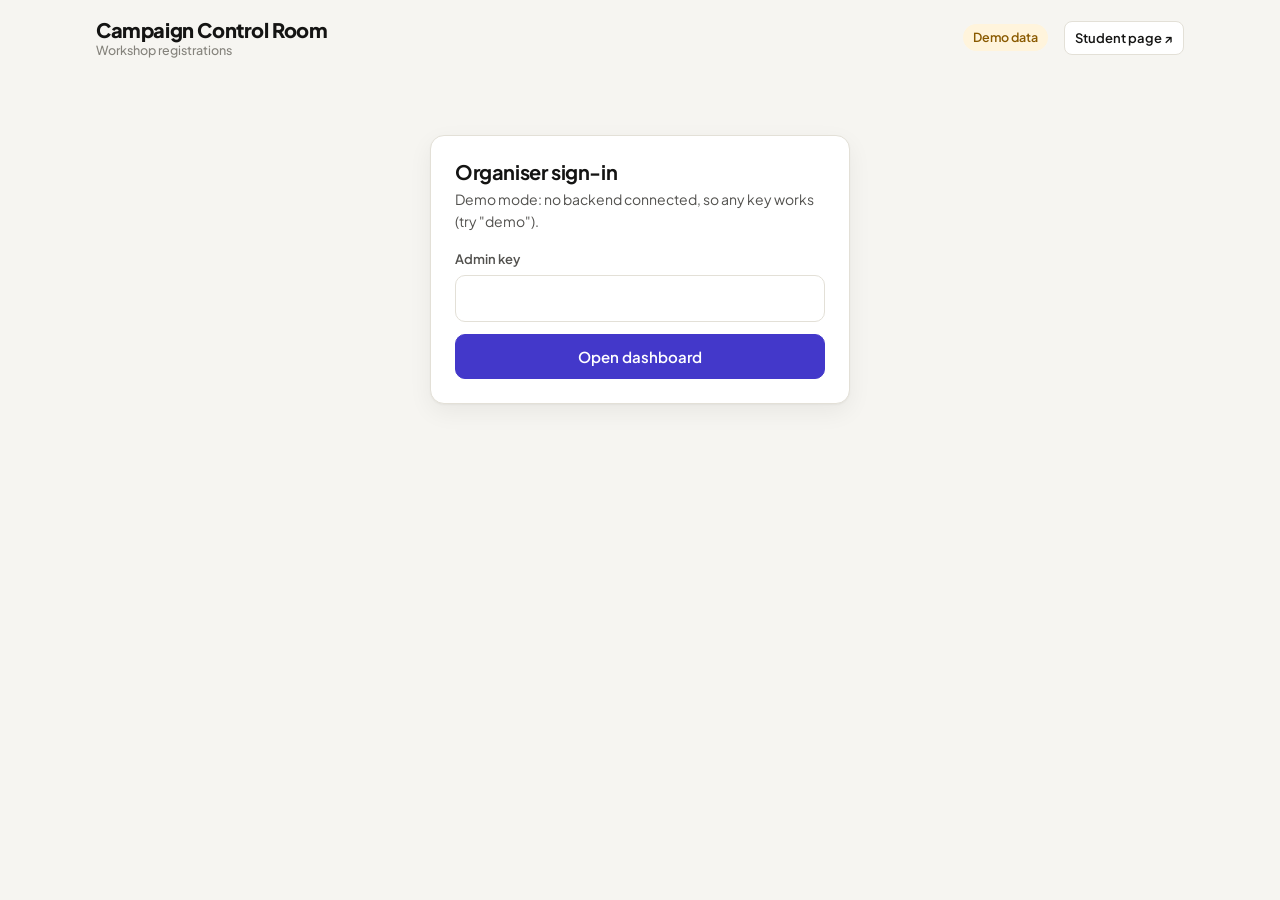
<file: admin.html>
<!doctype html>
<html lang="en">
<head>
<meta charset="utf-8">
<meta name="viewport" content="width=device-width, initial-scale=1, viewport-fit=cover">
<title>Campaign Control Room</title>
<meta name="robots" content="noindex">
<link rel="preconnect" href="https://fonts.googleapis.com">
<link rel="preconnect" href="https://fonts.gstatic.com" crossorigin>
<link href="https://fonts.googleapis.com/css2?family=Plus+Jakarta+Sans:wght@400;500;600;700;800&family=JetBrains+Mono:wght@500;700&display=swap" rel="stylesheet">
<link rel="stylesheet" href="styles.css">
<style>
  .top { display: flex; align-items: center; justify-content: space-between; gap: 12px; flex-wrap: wrap; padding-top: 18px; padding-bottom: 18px; }
  .top h1 { font-size: 20px; font-weight: 800; }
  .top h1 small { display: block; font-size: 12.5px; font-weight: 500; color: var(--ink-3); letter-spacing: 0; margin-top: 2px; }
  .actions { display: flex; gap: 8px; flex-wrap: wrap; align-items: center; }

  .gate { max-width: 420px; margin: 60px auto; padding: 24px; }
  .gate h2 { font-size: 20px; margin-bottom: 6px; }
  .gate form { display: grid; gap: 12px; margin-top: 16px; }

  .grid { display: grid; gap: 16px; padding-bottom: 48px; }
  .kpis { display: grid; gap: 12px; grid-template-columns: repeat(2, minmax(0, 1fr)); }
  @media (min-width: 760px) { .kpis { grid-template-columns: repeat(3, minmax(0, 1fr)); } }
  @media (min-width: 1100px) { .kpis { grid-template-columns: repeat(6, minmax(0, 1fr)); } }
  .kpi { padding: 14px 16px; min-width: 0; }
  .kpi .label { font-size: 12.5px; color: var(--ink-2); font-weight: 600; }
  .kpi .value { font-size: 28px; font-weight: 800; letter-spacing: -0.03em; margin: 4px 0 2px; font-variant-numeric: tabular-nums; white-space: nowrap; }
  .kpi .value small { font-size: 15px; font-weight: 600; color: var(--ink-3); letter-spacing: 0; }
  .kpi .note { font-size: 12.5px; color: var(--ink-3); }
  .kpi .bar { margin-top: 8px; height: 6px; }
  .status { display: inline-flex; align-items: center; gap: 5px; font-size: 12.5px; font-weight: 700; padding: 2px 8px; border-radius: 999px; }
  .status.good { background: var(--good-bg); color: var(--good); }
  .status.warn { background: var(--warn-bg); color: var(--warn); }

  .row { display: grid; gap: 16px; }
  @media (min-width: 980px) { .row.r21 { grid-template-columns: minmax(0, 2fr) minmax(0, 1fr); } .row.r11 { grid-template-columns: minmax(0, 1fr) minmax(0, 1fr); } }
  .panel { padding: 18px; min-width: 0; }
  .panel-head { display: flex; justify-content: space-between; align-items: baseline; gap: 10px; flex-wrap: wrap; margin-bottom: 12px; }
  .panel-head h2 { font-size: 16px; font-weight: 700; letter-spacing: -0.01em; }
  .panel-head p { font-size: 13px; color: var(--ink-3); }

  .legend { display: flex; gap: 14px; flex-wrap: wrap; font-size: 12.5px; color: var(--ink-2); }
  .legend span { display: inline-flex; align-items: center; gap: 6px; }
  .legend i { width: 12px; height: 12px; border-radius: 3px; display: inline-block; }
  .legend i.line { height: 2px; border-radius: 1px; }
  .legend i.dash { height: 0; border-top: 2px dashed var(--plan); background: none !important; }

  .chart { position: relative; width: 100%; }
  .chart svg { display: block; width: 100%; overflow: visible; }
  .chart text { fill: var(--ink-3); font-size: 11.5px; font-family: var(--font); }
  .chart .gridline { stroke: var(--grid); stroke-width: 1; }
  .chart .axis { stroke: var(--line); stroke-width: 1; }
  .tip {
    position: absolute; pointer-events: none; background: var(--surface); border: 1px solid var(--line); box-shadow: var(--shadow);
    border-radius: 10px; padding: 8px 10px; font-size: 12.5px; min-width: 140px; opacity: 0; transition: opacity .1s; z-index: 5; white-space: nowrap;
  }
  .tip.show { opacity: 1; }
  .tip b { display: block; font-size: 12px; color: var(--ink-3); font-weight: 600; margin-bottom: 4px; }
  .tip div { display: flex; justify-content: space-between; gap: 14px; color: var(--ink); }
  .tip div span:first-child { color: var(--ink-2); display: inline-flex; align-items: center; gap: 6px; }
  .tip i { width: 8px; height: 8px; border-radius: 2px; display: inline-block; }

  .hbars { display: grid; gap: 9px; }
  .hbar { display: grid; grid-template-columns: 130px minmax(0, 1fr) 72px; gap: 10px; align-items: center; font-size: 13.5px; }
  .hbar .t { height: 18px; background: var(--surface-2); border-radius: 0 4px 4px 0; }
  .hbar .t i { display: block; height: 100%; background: var(--series-1); border-radius: 0 4px 4px 0; min-width: 2px; }
  .hbar .v { text-align: right; font-variant-numeric: tabular-nums; font-weight: 600; }
  .hbar .v small { color: var(--ink-3); font-weight: 500; display: inline-block; min-width: 34px; margin-left: 4px; }
  .hbar { grid-template-columns: 130px minmax(0, 1fr) 82px; }
  .hbar .l { overflow: hidden; text-overflow: ellipsis; white-space: nowrap; color: var(--ink-2); }

  .insights { list-style: none; margin: 0; padding: 0; display: grid; gap: 10px; }
  .insights li { display: grid; grid-template-columns: 26px 1fr; gap: 10px; align-items: start; font-size: 14px; }
  .insights .ic { width: 26px; height: 26px; border-radius: 8px; display: grid; place-items: center; font-size: 13px; background: var(--surface-2); }
  .insights b { font-weight: 700; }

  .tbl-wrap { overflow-x: auto; margin: 0 -6px; }
  .tbl-wrap table { min-width: 560px; }
  .tbl-wrap #recentTable { min-width: 0; }
  td .sub { display: block; font-size: 12px; color: var(--ink-3); }
  .tier { font-size: 12px; font-weight: 600; color: var(--accent); }
  .chip { display: inline-block; font-size: 11.5px; font-weight: 600; padding: 2px 7px; border-radius: 6px; background: var(--surface-2); color: var(--ink-2); }
  .chip.ref { background: var(--accent-2); color: var(--accent); }

  .builder { display: grid; gap: 10px; grid-template-columns: 1fr; }
  @media (min-width: 640px) { .builder { grid-template-columns: 180px 1fr auto; align-items: end; } }
  .built { margin-top: 10px; display: flex; gap: 8px; }
  .built .input { font-family: var(--mono); font-size: 12.5px; background: var(--surface-2); }
  .tablelink { margin-top: 10px; font-size: 12.5px; }
  details summary { cursor: pointer; color: var(--accent); font-weight: 600; font-size: 13px; }
</style>
</head>
<body>

<header class="wrap top">
  <div>
    <h1>Campaign Control Room<small id="subtitle">Workshop registrations</small></h1>
  </div>
  <div class="actions">
    <span class="pill demo hidden" id="demoPill">Demo data</span>
    <span class="pill live hidden" id="livePill">Live</span>
    <span class="faint" style="font-size:12.5px" id="updated"></span>
    <button class="btn sm hidden" id="refreshBtn" type="button">Refresh</button>
    <button class="btn sm hidden" id="csvBtn" type="button">Export CSV</button>
    <a class="btn sm" href="index.html">Student page ↗</a>
  </div>
</header>

<main class="wrap">
  <div class="card gate" id="gate">
    <h2>Organiser sign-in</h2>
    <p class="muted" style="font-size:14px" id="gateHint">Enter the admin key from the Apps Script logs.</p>
    <form id="gateForm">
      <label class="field" data-f="key"><span>Admin key</span><input class="input" name="key" type="password" autocomplete="current-password" required><div class="msg"></div></label>
      <button class="btn primary" type="submit">Open dashboard</button>
    </form>
  </div>

  <div class="grid hidden" id="dash">
    <section class="kpis" id="kpis" aria-label="Key metrics"></section>

    <div class="row r21">
      <section class="card panel">
        <div class="panel-head">
          <h2>Registrations vs plan</h2>
          <div class="legend"><span><i class="line" style="background:var(--series-1)"></i>Actual (cumulative)</span><span><i class="dash"></i>Plan</span><span><i class="line" style="background:var(--ink)"></i>Target</span></div>
        </div>
        <div class="chart" id="cumChart"></div>
      </section>
      <section class="card panel">
        <div class="panel-head"><h2>What to do next</h2><p>Auto-generated from today's numbers</p></div>
        <ul class="insights" id="insights"></ul>
      </section>
    </div>

    <div class="row r11">
      <section class="card panel">
        <div class="panel-head">
          <h2>New registrations per day</h2>
          <div class="legend"><span><i style="background:var(--series-1)"></i>Organic</span><span><i style="background:var(--series-2)"></i>Referral</span></div>
        </div>
        <div class="chart" id="dayChart"></div>
      </section>
      <section class="card panel">
        <div class="panel-head"><h2>Where registrations come from</h2><p>utm_source, or referral when a code was used</p></div>
        <div class="hbars" id="channelBars"></div>
      </section>
    </div>

    <div class="row r21">
      <section class="card panel">
        <div class="panel-head"><h2>Top ambassadors</h2><p>Nudge = WhatsApp message with their progress, ready to send</p></div>
        <div class="tbl-wrap"><table id="ambTable"></table></div>
        <details class="tablelink" id="ambMore"><summary>Show all ambassadors</summary></details>
      </section>
      <section class="card panel">
        <div class="panel-head"><h2>Audience quality</h2><p>Are we reaching who we planned to?</p></div>
        <div class="section-label" style="margin:0 0 8px;font-size:11.5px;font-weight:700;color:var(--ink-3);text-transform:uppercase;letter-spacing:.06em">Graduating year</div>
        <div class="hbars" id="yearBars"></div>
        <div class="section-label" style="margin:18px 0 8px;font-size:11.5px;font-weight:700;color:var(--ink-3);text-transform:uppercase;letter-spacing:.06em">Branch</div>
        <div class="hbars" id="branchBars"></div>
      </section>
    </div>

    <div class="row r11">
      <section class="card panel">
        <div class="panel-head"><h2>Colleges</h2><p id="collegeNote"></p></div>
        <div class="hbars" id="collegeBars"></div>
      </section>
      <section class="card panel">
        <div class="panel-head"><h2>Latest registrations</h2></div>
        <div class="tbl-wrap"><table id="recentTable"></table></div>
      </section>
    </div>

    <section class="card panel">
      <div class="panel-head"><h2>Tracked link builder</h2><p>One link per WhatsApp group, club or post, so every channel above is measurable</p></div>
      <form class="builder" id="builder">
        <label class="field"><span>Channel</span><select class="input" name="source" id="srcSelect"></select></label>
        <label class="field"><span>Label (group, club, college)</span><input class="input" name="campaign" placeholder="cbit-cse-2027-group"></label>
        <button class="btn primary" type="submit">Build link</button>
      </form>
      <div class="built hidden" id="built"><input class="input" id="builtLink" readonly aria-label="Tracked link"><button class="btn" type="button" id="copyBuilt">Copy</button></div>
    </section>
  </div>
</main>

<div class="toast" id="toast" role="status"></div>

<script src="config.js"></script>
<script src="core.js"></script>
<script src="api.js"></script>
<script src="admin.js"></script>
</body>
</html>
</file>
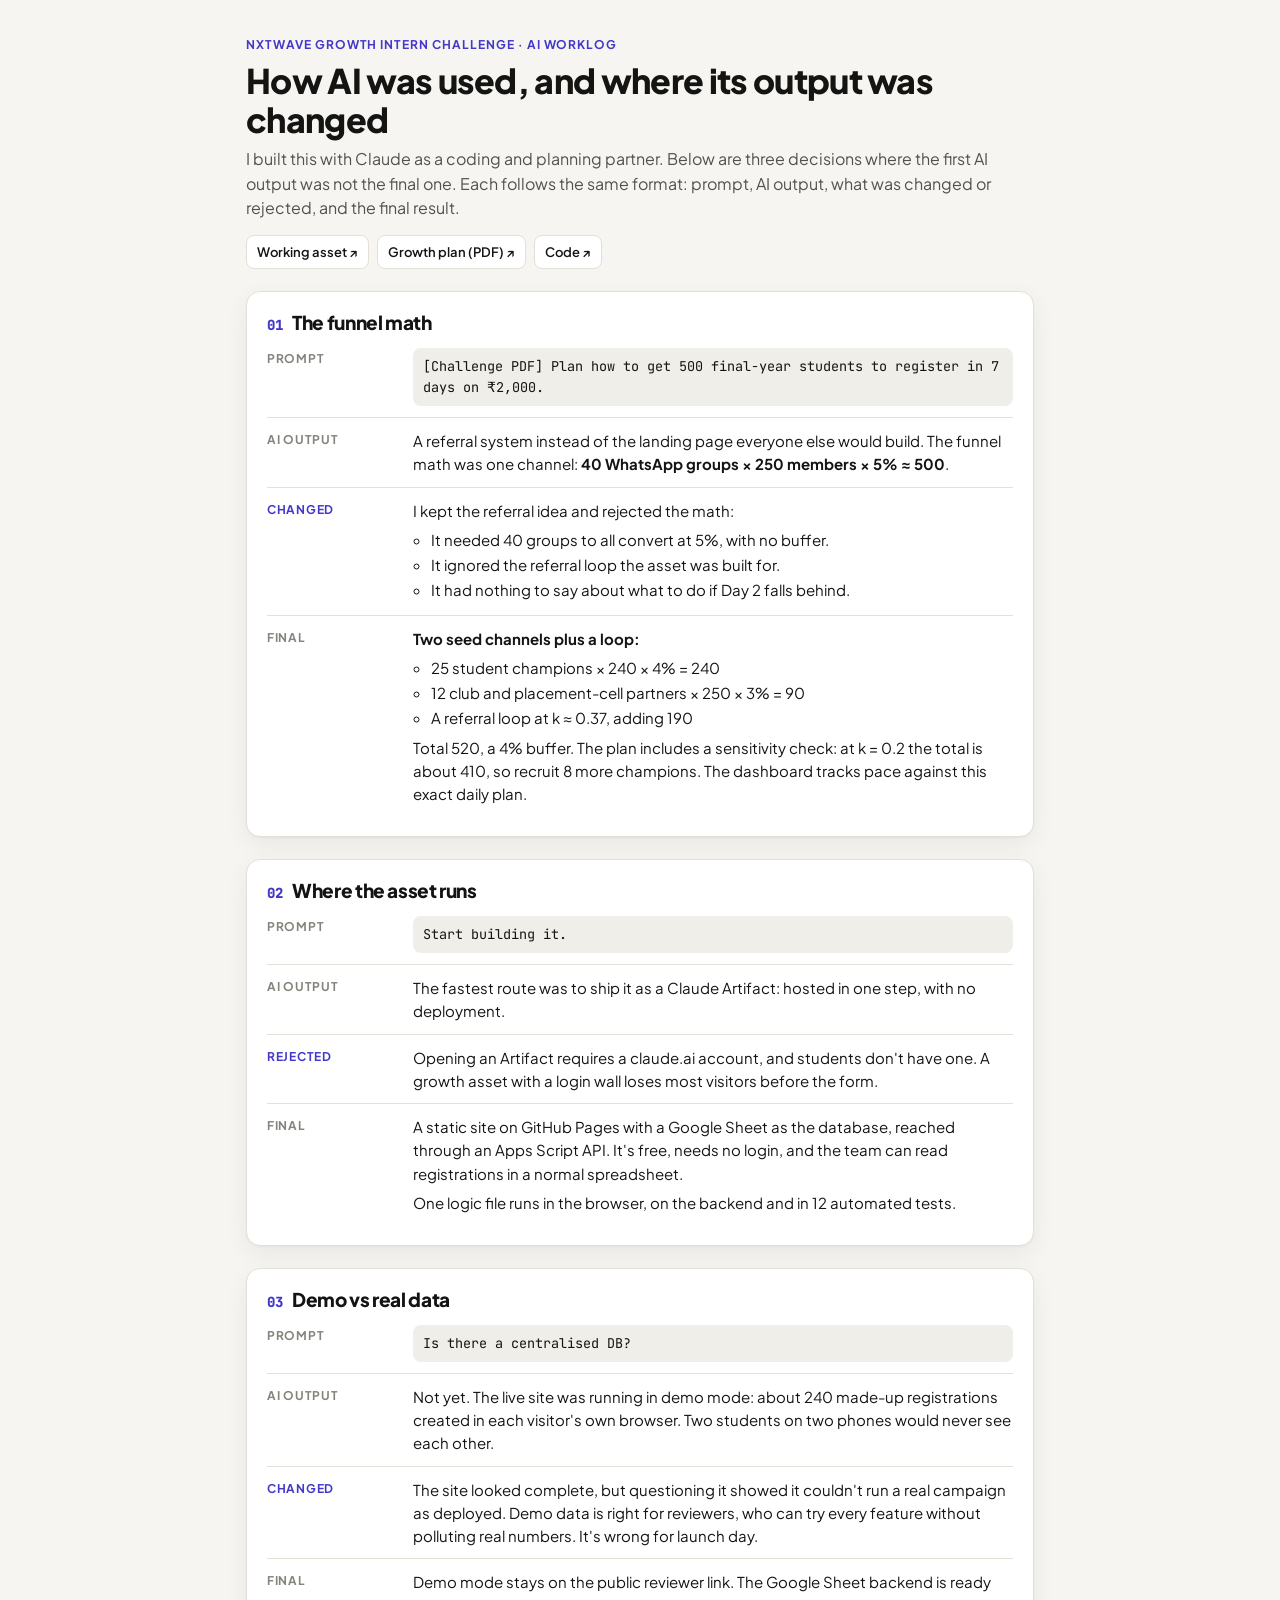
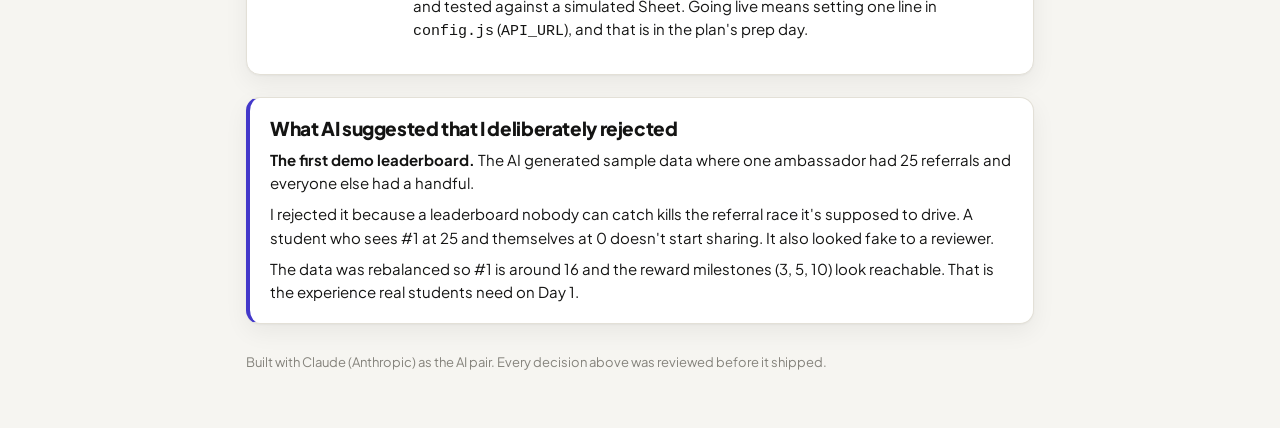
<file: worklog.html>
<!doctype html>
<html lang="en">
<head>
<meta charset="utf-8">
<meta name="viewport" content="width=device-width, initial-scale=1, viewport-fit=cover">
<title>AI Worklog</title>
<link rel="preconnect" href="https://fonts.googleapis.com">
<link rel="preconnect" href="https://fonts.gstatic.com" crossorigin>
<link href="https://fonts.googleapis.com/css2?family=Plus+Jakarta+Sans:wght@400;500;600;700;800&family=JetBrains+Mono:wght@500;700&display=swap" rel="stylesheet">
<link rel="stylesheet" href="styles.css">
<style>
  .doc { max-width: 820px; padding-top: 36px; padding-bottom: 56px; }
  .doc header h1 { font-size: clamp(26px, 5vw, 34px); font-weight: 800; margin: 6px 0 8px; }
  .eyebrow { font-size: 12px; font-weight: 700; letter-spacing: .08em; text-transform: uppercase; color: var(--accent); }
  .lede { color: var(--ink-2); font-size: 16px; max-width: 64ch; }
  .links { display: flex; gap: 8px; flex-wrap: wrap; margin-top: 14px; }
  .ex { margin-top: 22px; padding: 20px; }
  .ex h2 { font-size: 19px; font-weight: 800; display: flex; gap: 10px; align-items: baseline; }
  .ex h2 .n { color: var(--accent); font-family: var(--mono); font-size: 14px; }
  .steps { list-style: none; margin: 14px 0 0; padding: 0; display: grid; gap: 0; }
  .steps > li { display: grid; grid-template-columns: 132px minmax(0, 1fr); gap: 14px; padding: 11px 0; border-top: 1px solid var(--line); }
  .steps > li:first-child { border-top: 0; padding-top: 0; }
  .steps .k { font-size: 12px; font-weight: 700; text-transform: uppercase; letter-spacing: .06em; color: var(--ink-3); padding-top: 2px; }
  .steps .k.chg { color: var(--accent); }
  .steps .v { min-width: 0; }
  .steps .v p + p, .steps .v p + ul, .steps .v ul + p { margin-top: 6px; }
  .steps ul { margin: 0; padding-left: 18px; }
  .steps ul li { margin: 2px 0; }
  .quote { font-family: var(--mono); font-size: 13.5px; background: var(--surface-2); border-radius: 8px; padding: 8px 10px; display: block; overflow-wrap: anywhere; }
  .rej { margin-top: 22px; padding: 20px; border-left: 4px solid var(--accent); }
  .rej h2 { font-size: 19px; font-weight: 800; margin-bottom: 8px; }
  .rej p + p { margin-top: 8px; }
  footer { margin-top: 28px; color: var(--ink-3); font-size: 13px; }
  @media (max-width: 560px) {
    .steps > li { grid-template-columns: 1fr; gap: 4px; }
    .ex, .rej { padding: 16px; }
  }
</style>
</head>
<body>
<main class="wrap doc">
  <header>
    <div class="eyebrow">NxtWave Growth Intern challenge · AI worklog</div>
    <h1>How AI was used, and where its output was changed</h1>
    <p class="lede">I built this with Claude as a coding and planning partner. Below are three decisions where the first AI output was not the final one. Each follows the same format: prompt, AI output, what was changed or rejected, and the final result.</p>
    <div class="links">
      <a class="btn sm" href="./?ref=PRANADKU">Working asset ↗</a>
      <a class="btn sm" href="growth-plan.pdf">Growth plan (PDF) ↗</a>
      <a class="btn sm" href="https://github.com/Akilan-J/ai-workshop-referral-engine">Code ↗</a>
    </div>
  </header>

  <section class="card ex">
    <h2><span class="n">01</span>The funnel math</h2>
    <ol class="steps">
      <li><div class="k">Prompt</div><div class="v"><span class="quote">[Challenge PDF] Plan how to get 500 final-year students to register in 7 days on ₹2,000.</span></div></li>
      <li><div class="k">AI output</div><div class="v"><p>A referral system instead of the landing page everyone else would build. The funnel math was one channel: <b>40 WhatsApp groups × 250 members × 5% ≈ 500</b>.</p></div></li>
      <li><div class="k chg">Changed</div><div class="v">
        <p>I kept the referral idea and rejected the math:</p>
        <ul>
          <li>It needed 40 groups to all convert at 5%, with no buffer.</li>
          <li>It ignored the referral loop the asset was built for.</li>
          <li>It had nothing to say about what to do if Day 2 falls behind.</li>
        </ul>
      </div></li>
      <li><div class="k">Final</div><div class="v">
        <p><b>Two seed channels plus a loop:</b></p>
        <ul>
          <li>25 student champions × 240 × 4% = 240</li>
          <li>12 club and placement-cell partners × 250 × 3% = 90</li>
          <li>A referral loop at k ≈ 0.37, adding 190</li>
        </ul>
        <p>Total 520, a 4% buffer. The plan includes a sensitivity check: at k = 0.2 the total is about 410, so recruit 8 more champions. The dashboard tracks pace against this exact daily plan.</p>
      </div></li>
    </ol>
  </section>

  <section class="card ex">
    <h2><span class="n">02</span>Where the asset runs</h2>
    <ol class="steps">
      <li><div class="k">Prompt</div><div class="v"><span class="quote">Start building it.</span></div></li>
      <li><div class="k">AI output</div><div class="v"><p>The fastest route was to ship it as a Claude Artifact: hosted in one step, with no deployment.</p></div></li>
      <li><div class="k chg">Rejected</div><div class="v"><p>Opening an Artifact requires a claude.ai account, and students don't have one. A growth asset with a login wall loses most visitors before the form.</p></div></li>
      <li><div class="k">Final</div><div class="v"><p>A static site on GitHub Pages with a Google Sheet as the database, reached through an Apps Script API. It's free, needs no login, and the team can read registrations in a normal spreadsheet.</p><p>One logic file runs in the browser, on the backend and in 12 automated tests.</p></div></li>
    </ol>
  </section>

  <section class="card ex">
    <h2><span class="n">03</span>Demo vs real data</h2>
    <ol class="steps">
      <li><div class="k">Prompt</div><div class="v"><span class="quote">Is there a centralised DB?</span></div></li>
      <li><div class="k">AI output</div><div class="v"><p>Not yet. The live site was running in demo mode: about 240 made-up registrations created in each visitor's own browser. Two students on two phones would never see each other.</p></div></li>
      <li><div class="k chg">Changed</div><div class="v"><p>The site looked complete, but questioning it showed it couldn't run a real campaign as deployed. Demo data is right for reviewers, who can try every feature without polluting real numbers. It's wrong for launch day.</p></div></li>
      <li><div class="k">Final</div><div class="v"><p>Demo mode stays on the public reviewer link. The Google Sheet backend is ready and tested against a simulated Sheet. Going live means setting one line in <code>config.js</code> (<code>API_URL</code>), and that is in the plan's prep day.</p></div></li>
    </ol>
  </section>

  <section class="card rej">
    <h2>What AI suggested that I deliberately rejected</h2>
    <p><b>The first demo leaderboard.</b> The AI generated sample data where one ambassador had 25 referrals and everyone else had a handful.</p>
    <p>I rejected it because a leaderboard nobody can catch kills the referral race it's supposed to drive. A student who sees #1 at 25 and themselves at 0 doesn't start sharing. It also looked fake to a reviewer.</p>
    <p>The data was rebalanced so #1 is around 16 and the reward milestones (3, 5, 10) look reachable. That is the experience real students need on Day 1.</p>
  </section>

  <footer>Built with Claude (Anthropic) as the AI pair. Every decision above was reviewed before it shipped.</footer>
</main>
</body>
</html>
</file>
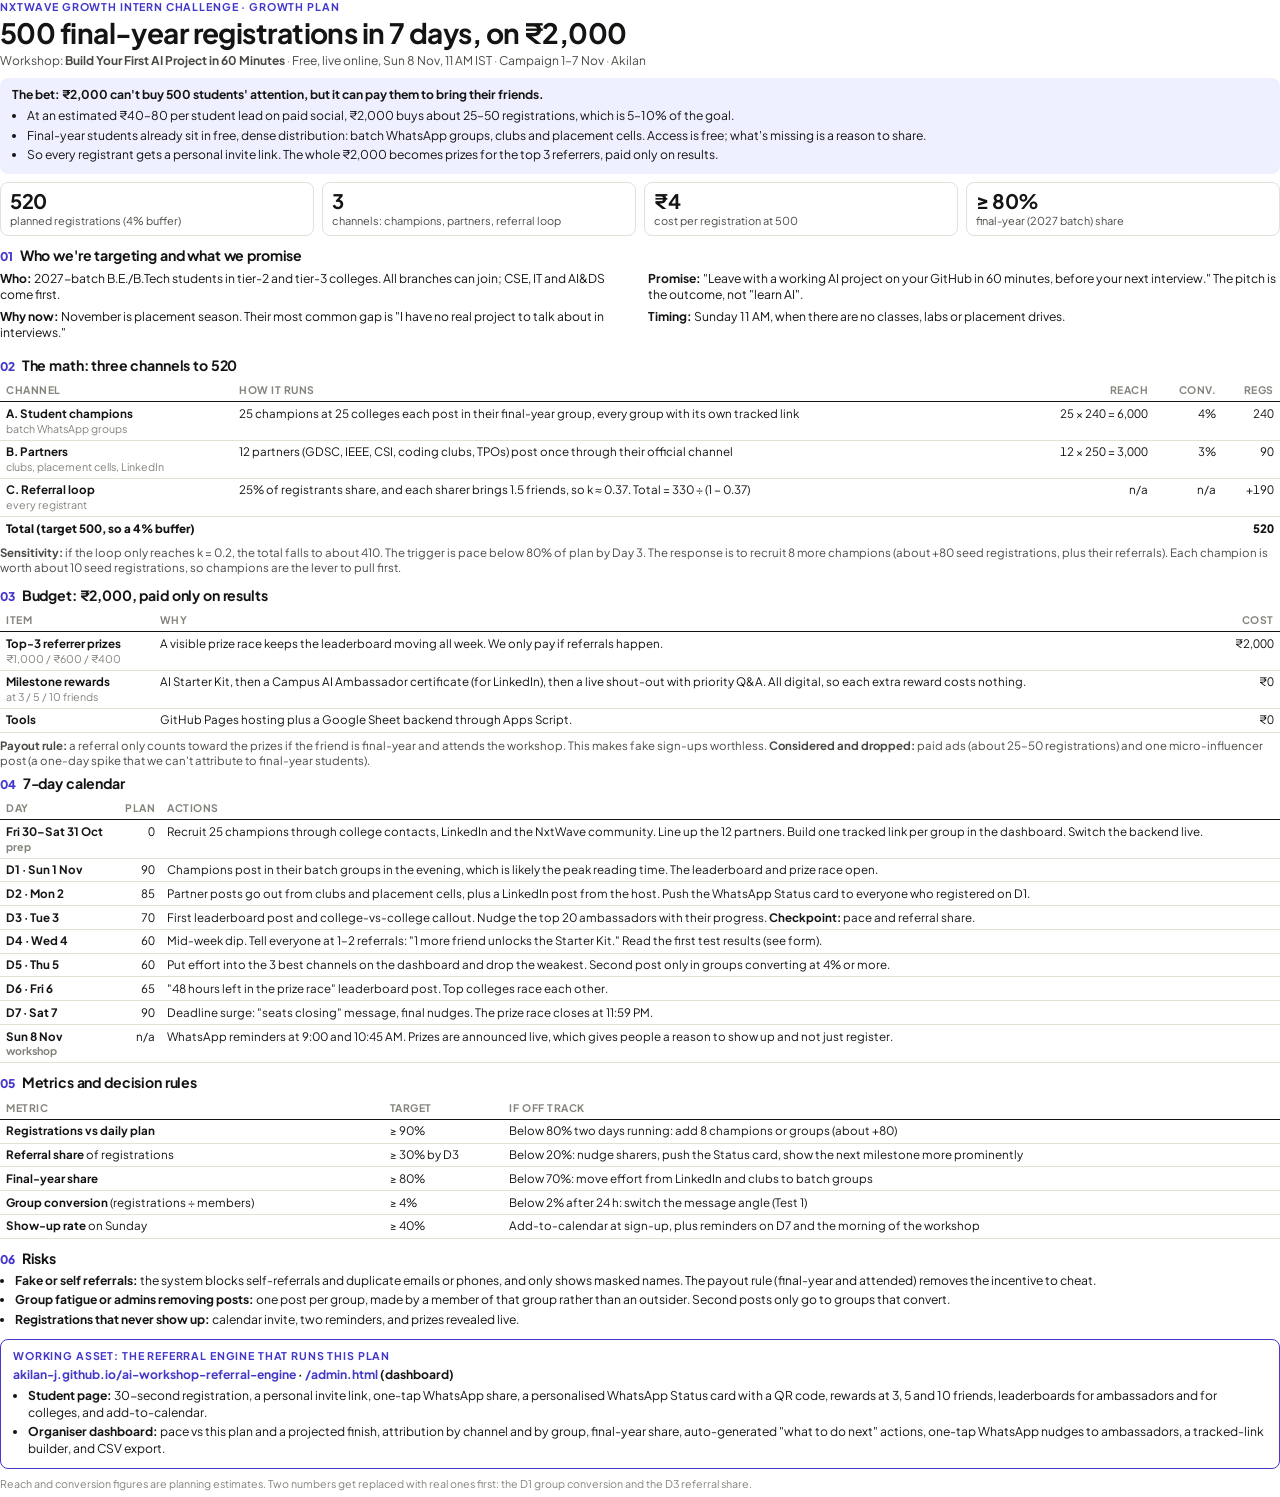
<file: docs/growth-plan.html>
<!doctype html>
<html lang="en">
<head>
<meta charset="utf-8">
<title>Growth Plan</title>
<link href="https://fonts.googleapis.com/css2?family=Plus+Jakarta+Sans:wght@400;500;600;700;800&display=swap" rel="stylesheet">
<style>
  @page { size: A4; margin: 11mm 13mm 10mm; }
  :root { --ink:#141413; --ink-2:#4a4945; --ink-3:#85837c; --line:#e3e0d7; --soft:#f4f2ec; --accent:#4338ca; --accent-2:#eef0ff; --good:#0a7d0a; }
  * { box-sizing: border-box; }
  html { -webkit-print-color-adjust: exact; print-color-adjust: exact; }
  body { margin: 0; font: 9.1pt/1.36 'Plus Jakarta Sans', system-ui, sans-serif; color: var(--ink); background: #fff; }
  .page { break-after: page; }
  .page:last-child { break-after: auto; }
  h1 { font-size: 21pt; line-height: 1.1; letter-spacing: -0.02em; margin: 3px 0 5px; }
  h2 { font-size: 10.6pt; margin: 10px 0 4px; letter-spacing: -0.01em; display: flex; align-items: baseline; gap: 7px; }
  h2 .n { color: var(--accent); font-size: 9pt; font-weight: 800; }
  p { margin: 0 0 5px; }
  ul { margin: 0; padding-left: 15px; }
  li { margin: 0 0 3px; }
  b { font-weight: 700; }
  a { color: var(--accent); text-decoration: none; }
  .eyebrow { font-size: 8pt; font-weight: 700; letter-spacing: .08em; text-transform: uppercase; color: var(--accent); }
  .meta { color: var(--ink-2); font-size: 9pt; }
  .meta span + span::before { content: " · "; color: var(--ink-3); }
  .bet { background: var(--accent-2); border-radius: 8px; padding: 8px 12px; margin-top: 8px; }
  .bet p:last-child { margin: 0; }
  .two { display: grid; grid-template-columns: 1fr 1fr; gap: 16px; }
  table { width: 100%; border-collapse: collapse; font-size: 8.7pt; }
  th { text-align: left; font-size: 7.8pt; text-transform: uppercase; letter-spacing: .05em; color: var(--ink-3); font-weight: 700; padding: 4px 6px; border-bottom: 1.5px solid var(--ink); }
  td { padding: 3.5px 6px; border-bottom: 1px solid var(--line); vertical-align: top; }
  td.num, th.num { text-align: right; font-variant-numeric: tabular-nums; white-space: nowrap; }
  tr.total td { border-bottom: none; border-top: 1.5px solid var(--ink); font-weight: 800; }
  td .sub { display: block; color: var(--ink-3); font-size: 8pt; }
  .note { color: var(--ink-2); font-size: 8.6pt; margin-top: 5px; }
  .kpis { display: grid; grid-template-columns: repeat(4, 1fr); gap: 8px; margin-top: 8px; }
  .kpi { border: 1px solid var(--line); border-radius: 8px; padding: 7px 9px; }
  .kpi b { display: block; font-size: 15pt; letter-spacing: -0.02em; line-height: 1.1; }
  .kpi span { color: var(--ink-2); font-size: 8.2pt; }
  .day td:first-child { white-space: nowrap; font-weight: 700; }
  .asset { border: 1.5px solid var(--accent); border-radius: 8px; padding: 9px 12px; margin-top: 12px; }
  .asset .links { font-weight: 700; margin: 2px 0 5px; }
  .foot { margin-top: 8px; color: var(--ink-3); font-size: 8pt; }
</style>
</head>
<body>

<section class="page">
  <div class="eyebrow">NxtWave Growth Intern challenge · Growth plan</div>
  <h1>500 final-year registrations in 7 days, on ₹2,000</h1>
  <div class="meta"><span>Workshop: <b>Build Your First AI Project in 60 Minutes</b></span><span>Free, live online, Sun 8 Nov, 11 AM IST</span><span>Campaign 1–7 Nov</span><span>Akilan</span></div>

  <div class="bet">
    <p><b>The bet: ₹2,000 can't buy 500 students' attention, but it can pay them to bring their friends.</b></p>
    <ul>
      <li>At an estimated ₹40–80 per student lead on paid social, ₹2,000 buys about 25–50 registrations, which is 5–10% of the goal.</li>
      <li>Final-year students already sit in free, dense distribution: batch WhatsApp groups, clubs and placement cells. Access is free; what's missing is a reason to share.</li>
      <li>So every registrant gets a personal invite link. The whole ₹2,000 becomes prizes for the top 3 referrers, paid only on results.</li>
    </ul>
  </div>

  <div class="kpis">
    <div class="kpi"><b>520</b><span>planned registrations (4% buffer)</span></div>
    <div class="kpi"><b>3</b><span>channels: champions, partners, referral loop</span></div>
    <div class="kpi"><b>₹4</b><span>cost per registration at 500</span></div>
    <div class="kpi"><b>≥ 80%</b><span>final-year (2027 batch) share</span></div>
  </div>

  <h2><span class="n">01</span>Who we're targeting and what we promise</h2>
  <div class="two">
    <div>
      <p><b>Who:</b> 2027-batch B.E./B.Tech students in tier-2 and tier-3 colleges. All branches can join; CSE, IT and AI&amp;DS come first.</p>
      <p><b>Why now:</b> November is placement season. Their most common gap is "I have no real project to talk about in interviews."</p>
    </div>
    <div>
      <p><b>Promise:</b> "Leave with a working AI project on your GitHub in 60 minutes, before your next interview." The pitch is the outcome, not "learn AI".</p>
      <p><b>Timing:</b> Sunday 11 AM, when there are no classes, labs or placement drives.</p>
    </div>
  </div>

  <h2><span class="n">02</span>The math: three channels to 520</h2>
  <table>
    <thead><tr><th>Channel</th><th>How it runs</th><th class="num">Reach</th><th class="num">Conv.</th><th class="num">Regs</th></tr></thead>
    <tbody>
      <tr><td><b>A. Student champions</b><span class="sub">batch WhatsApp groups</span></td><td>25 champions at 25 colleges each post in their final-year group, every group with its own tracked link</td><td class="num">25 × 240 = 6,000</td><td class="num">4%</td><td class="num">240</td></tr>
      <tr><td><b>B. Partners</b><span class="sub">clubs, placement cells, LinkedIn</span></td><td>12 partners (GDSC, IEEE, CSI, coding clubs, TPOs) post once through their official channel</td><td class="num">12 × 250 = 3,000</td><td class="num">3%</td><td class="num">90</td></tr>
      <tr><td><b>C. Referral loop</b><span class="sub">every registrant</span></td><td>25% of registrants share, and each sharer brings 1.5 friends, so k ≈ 0.37. Total = 330 ÷ (1 − 0.37)</td><td class="num">n/a</td><td class="num">n/a</td><td class="num">+190</td></tr>
      <tr class="total"><td colspan="4">Total (target 500, so a 4% buffer)</td><td class="num">520</td></tr>
    </tbody>
  </table>
  <p class="note"><b>Sensitivity:</b> if the loop only reaches k = 0.2, the total falls to about 410. The trigger is pace below 80% of plan by Day 3. The response is to recruit 8 more champions (about +80 seed registrations, plus their referrals). Each champion is worth about 10 seed registrations, so champions are the lever to pull first.</p>

  <h2><span class="n">03</span>Budget: ₹2,000, paid only on results</h2>
  <table>
    <thead><tr><th>Item</th><th>Why</th><th class="num">Cost</th></tr></thead>
    <tbody>
      <tr><td><b>Top-3 referrer prizes</b><span class="sub">₹1,000 / ₹600 / ₹400</span></td><td>A visible prize race keeps the leaderboard moving all week. We only pay if referrals happen.</td><td class="num">₹2,000</td></tr>
      <tr><td><b>Milestone rewards</b><span class="sub">at 3 / 5 / 10 friends</span></td><td>AI Starter Kit, then a Campus AI Ambassador certificate (for LinkedIn), then a live shout-out with priority Q&amp;A. All digital, so each extra reward costs nothing.</td><td class="num">₹0</td></tr>
      <tr><td><b>Tools</b></td><td>GitHub Pages hosting plus a Google Sheet backend through Apps Script.</td><td class="num">₹0</td></tr>
    </tbody>
  </table>
  <p class="note"><b>Payout rule:</b> a referral only counts toward the prizes if the friend is final-year and attends the workshop. This makes fake sign-ups worthless. <b>Considered and dropped:</b> paid ads (about 25–50 registrations) and one micro-influencer post (a one-day spike that we can't attribute to final-year students).</p>
</section>

<section class="page">
  <h2 style="margin-top:0"><span class="n">04</span>7-day calendar</h2>
  <table>
    <thead><tr><th>Day</th><th class="num">Plan</th><th>Actions</th></tr></thead>
    <tbody>
      <tr class="day"><td>Fri 30–Sat 31 Oct<span class="sub">prep</span></td><td class="num">0</td><td>Recruit 25 champions through college contacts, LinkedIn and the NxtWave community. Line up the 12 partners. Build one tracked link per group in the dashboard. Switch the backend live.</td></tr>
      <tr class="day"><td>D1 · Sun 1 Nov</td><td class="num">90</td><td>Champions post in their batch groups in the evening, which is likely the peak reading time. The leaderboard and prize race open.</td></tr>
      <tr class="day"><td>D2 · Mon 2</td><td class="num">85</td><td>Partner posts go out from clubs and placement cells, plus a LinkedIn post from the host. Push the WhatsApp Status card to everyone who registered on D1.</td></tr>
      <tr class="day"><td>D3 · Tue 3</td><td class="num">70</td><td>First leaderboard post and college-vs-college callout. Nudge the top 20 ambassadors with their progress. <b>Checkpoint:</b> pace and referral share.</td></tr>
      <tr class="day"><td>D4 · Wed 4</td><td class="num">60</td><td>Mid-week dip. Tell everyone at 1–2 referrals: "1 more friend unlocks the Starter Kit." Read the first test results (see form).</td></tr>
      <tr class="day"><td>D5 · Thu 5</td><td class="num">60</td><td>Put effort into the 3 best channels on the dashboard and drop the weakest. Second post only in groups converting at 4% or more.</td></tr>
      <tr class="day"><td>D6 · Fri 6</td><td class="num">65</td><td>"48 hours left in the prize race" leaderboard post. Top colleges race each other.</td></tr>
      <tr class="day"><td>D7 · Sat 7</td><td class="num">90</td><td>Deadline surge: "seats closing" message, final nudges. The prize race closes at 11:59 PM.</td></tr>
      <tr class="day"><td>Sun 8 Nov<span class="sub">workshop</span></td><td class="num">n/a</td><td>WhatsApp reminders at 9:00 and 10:45 AM. Prizes are announced live, which gives people a reason to show up and not just register.</td></tr>
    </tbody>
  </table>

  <h2><span class="n">05</span>Metrics and decision rules</h2>
  <table>
    <thead><tr><th>Metric</th><th>Target</th><th>If off track</th></tr></thead>
    <tbody>
      <tr><td><b>Registrations vs daily plan</b></td><td>≥ 90%</td><td>Below 80% two days running: add 8 champions or groups (about +80)</td></tr>
      <tr><td><b>Referral share</b> of registrations</td><td>≥ 30% by D3</td><td>Below 20%: nudge sharers, push the Status card, show the next milestone more prominently</td></tr>
      <tr><td><b>Final-year share</b></td><td>≥ 80%</td><td>Below 70%: move effort from LinkedIn and clubs to batch groups</td></tr>
      <tr><td><b>Group conversion</b> (registrations ÷ members)</td><td>≥ 4%</td><td>Below 2% after 24 h: switch the message angle (Test 1)</td></tr>
      <tr><td><b>Show-up rate</b> on Sunday</td><td>≥ 40%</td><td>Add-to-calendar at sign-up, plus reminders on D7 and the morning of the workshop</td></tr>
    </tbody>
  </table>

  <h2><span class="n">06</span>Risks</h2>
  <ul>
    <li><b>Fake or self referrals:</b> the system blocks self-referrals and duplicate emails or phones, and only shows masked names. The payout rule (final-year and attended) removes the incentive to cheat.</li>
    <li><b>Group fatigue or admins removing posts:</b> one post per group, made by a member of that group rather than an outsider. Second posts only go to groups that convert.</li>
    <li><b>Registrations that never show up:</b> calendar invite, two reminders, and prizes revealed live.</li>
  </ul>

  <div class="asset">
    <div class="eyebrow">Working asset: the referral engine that runs this plan</div>
    <div class="links"><a href="https://akilan-j.github.io/ai-workshop-referral-engine/?ref=PRANADKU">akilan-j.github.io/ai-workshop-referral-engine</a> · <a href="https://akilan-j.github.io/ai-workshop-referral-engine/admin.html">/admin.html</a> (dashboard)</div>
    <ul>
      <li><b>Student page:</b> 30-second registration, a personal invite link, one-tap WhatsApp share, a personalised WhatsApp Status card with a QR code, rewards at 3, 5 and 10 friends, leaderboards for ambassadors and for colleges, and add-to-calendar.</li>
      <li><b>Organiser dashboard:</b> pace vs this plan and a projected finish, attribution by channel and by group, final-year share, auto-generated "what to do next" actions, one-tap WhatsApp nudges to ambassadors, a tracked-link builder, and CSV export.</li>
    </ul>
  </div>
  <p class="foot">Reach and conversion figures are planning estimates. Two numbers get replaced with real ones first: the D1 group conversion and the D3 referral share.</p>
</section>

</body>
</html>
</file>
<file: styles.css>
/* Shared tokens + components for index.html and admin.html */
:root {
  color-scheme: light;
  --bg: #f6f5f1;
  --surface: #ffffff;
  --surface-2: #f0eee8;
  --ink: #141413;
  --ink-2: #52514e;
  --ink-3: #85837c;
  --line: #e3e0d7;
  --accent: #4338ca;
  --accent-2: #eef0ff;
  --accent-ink: #ffffff;
  --wa: #128c4a;
  --good: #0a7d0a;
  --good-bg: #e7f6e7;
  --warn-bg: #fff4dc;
  --warn: #8a5a00;
  --bad: #c03030;
  --series-1: #2a78d6;
  --series-2: #eb6834;
  --plan: #9b998f;
  --grid: #ebe9e2;
  --shadow: 0 1px 2px rgba(20, 20, 19, .04), 0 8px 24px rgba(20, 20, 19, .06);
  --radius: 14px;
  --font: 'Plus Jakarta Sans', system-ui, -apple-system, 'Segoe UI', sans-serif;
  --mono: 'JetBrains Mono', ui-monospace, SFMono-Regular, Menlo, monospace;
}
@media (prefers-color-scheme: dark) {
  :root:not([data-theme="light"]) {
    color-scheme: dark;
    --bg: #111110; --surface: #1a1a19; --surface-2: #242422; --ink: #f0efec; --ink-2: #c3c2b7; --ink-3: #8f8d84;
    --line: #34332f; --accent: #8b8ffc; --accent-2: #25264a; --accent-ink: #12122a; --wa: #25b862;
    --good: #4fd14f; --good-bg: #173117; --warn-bg: #3a2c0c; --warn: #f3c25a; --bad: #ef6b6b;
    --series-1: #3987e5; --series-2: #d95926; --plan: #77756d; --grid: #2a2a27;
    --shadow: 0 1px 2px rgba(0, 0, 0, .3), 0 8px 24px rgba(0, 0, 0, .25);
  }
}
:root[data-theme="dark"] {
  color-scheme: dark;
  --bg: #111110; --surface: #1a1a19; --surface-2: #242422; --ink: #f0efec; --ink-2: #c3c2b7; --ink-3: #8f8d84;
  --line: #34332f; --accent: #8b8ffc; --accent-2: #25264a; --accent-ink: #12122a; --wa: #25b862;
  --good: #4fd14f; --good-bg: #173117; --warn-bg: #3a2c0c; --warn: #f3c25a; --bad: #ef6b6b;
  --series-1: #3987e5; --series-2: #d95926; --plan: #77756d; --grid: #2a2a27;
  --shadow: 0 1px 2px rgba(0, 0, 0, .3), 0 8px 24px rgba(0, 0, 0, .25);
}

* { box-sizing: border-box; }
html { -webkit-text-size-adjust: 100%; }
body {
  margin: 0; background: var(--bg); color: var(--ink);
  font: 15px/1.55 var(--font); -webkit-font-smoothing: antialiased;
}
h1, h2, h3 { line-height: 1.15; margin: 0; letter-spacing: -0.02em; }
p { margin: 0; }
a { color: var(--accent); }
button, input, select { font: inherit; color: inherit; }
.wrap { max-width: 1120px; margin: 0 auto; padding: 0 16px; }
.muted { color: var(--ink-2); }
.faint { color: var(--ink-3); }
.mono { font-family: var(--mono); }
.hidden { display: none !important; }
.tnum { font-variant-numeric: tabular-nums; }

.card {
  background: var(--surface); border: 1px solid var(--line);
  border-radius: var(--radius); box-shadow: var(--shadow);
}

.pill {
  display: inline-flex; align-items: center; gap: 6px; padding: 4px 10px; border-radius: 999px;
  font-size: 12.5px; font-weight: 600; background: var(--surface-2); color: var(--ink-2); white-space: nowrap;
}
.pill.live::before { content: ''; width: 7px; height: 7px; border-radius: 50%; background: var(--good); box-shadow: 0 0 0 3px var(--good-bg); }
.pill.demo { background: var(--warn-bg); color: var(--warn); }

.btn {
  display: inline-flex; align-items: center; justify-content: center; gap: 8px;
  border: 1px solid var(--line); background: var(--surface); color: var(--ink);
  padding: 10px 14px; border-radius: 10px; font-weight: 600; cursor: pointer; text-decoration: none;
  transition: transform .06s ease, background .15s ease, border-color .15s ease;
}
.btn:hover { border-color: var(--ink-3); }
.btn:active { transform: translateY(1px); }
.btn:disabled { opacity: .6; cursor: progress; }
.btn.primary { background: var(--accent); border-color: var(--accent); color: var(--accent-ink); }
.btn.primary:hover { filter: brightness(1.08); }
.btn.wa { background: var(--wa); border-color: var(--wa); color: #fff; }
.btn.ghost { background: transparent; }
.btn.sm { padding: 6px 10px; font-size: 13px; border-radius: 8px; }
.btn svg { width: 18px; height: 18px; flex: none; }

label.field { display: block; }
label.field > span { display: block; font-size: 13px; font-weight: 600; margin-bottom: 6px; color: var(--ink-2); }
.input, select.input {
  width: 100%; padding: 11px 12px; border-radius: 10px; border: 1px solid var(--line);
  background: var(--surface); outline: none; transition: border-color .15s, box-shadow .15s;
}
.input:focus { border-color: var(--accent); box-shadow: 0 0 0 3px var(--accent-2); }
.field.err .input { border-color: var(--bad); }
.field .msg { display: none; font-size: 12.5px; color: var(--bad); margin-top: 5px; }
.field.err .msg { display: block; }

.toast {
  position: fixed; left: 50%; bottom: 24px; transform: translate(-50%, 20px); opacity: 0;
  background: var(--ink); color: var(--bg); padding: 10px 16px; border-radius: 10px; font-weight: 600;
  font-size: 14px; pointer-events: none; transition: all .2s ease; z-index: 50; max-width: calc(100% - 32px);
}
.toast.show { opacity: 1; transform: translate(-50%, 0); }

.bar { height: 8px; border-radius: 999px; background: var(--surface-2); overflow: hidden; }
.bar > i { display: block; height: 100%; border-radius: 999px; background: var(--accent); transition: width .6s ease; }

table { width: 100%; border-collapse: collapse; font-size: 14px; }
th { text-align: left; font-size: 12px; font-weight: 600; color: var(--ink-3); text-transform: uppercase; letter-spacing: .04em; padding: 8px 10px; border-bottom: 1px solid var(--line); }
td { padding: 9px 10px; border-bottom: 1px solid var(--line); vertical-align: middle; }
tr:last-child td { border-bottom: 0; }
td.num, th.num { text-align: right; font-variant-numeric: tabular-nums; }

.tabs { display: inline-flex; padding: 3px; gap: 2px; background: var(--surface-2); border-radius: 10px; }
.tabs button { border: 0; background: transparent; padding: 7px 12px; border-radius: 8px; font-weight: 600; font-size: 13.5px; color: var(--ink-2); cursor: pointer; }
.tabs button[aria-selected="true"] { background: var(--surface); color: var(--ink); box-shadow: var(--shadow); }

@media (prefers-reduced-motion: reduce) { * { transition: none !important; animation: none !important; } }
</file>
